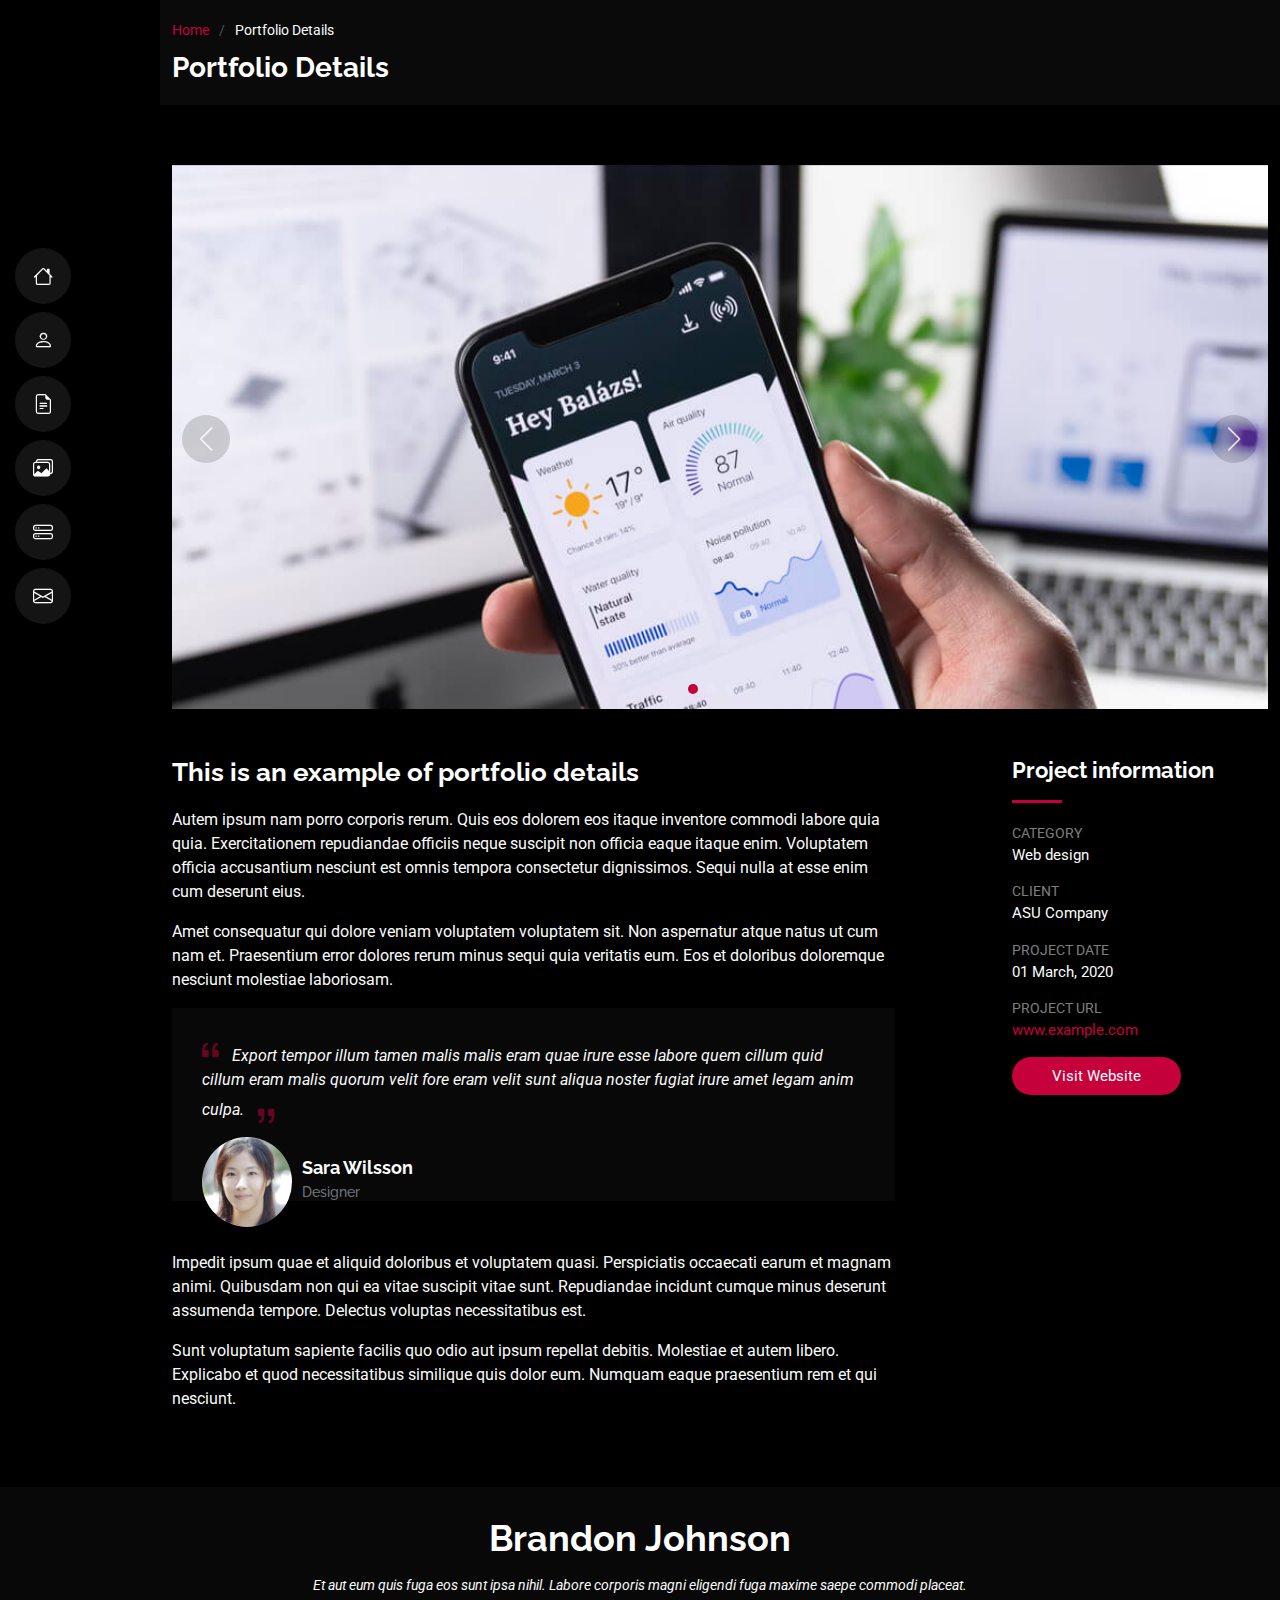
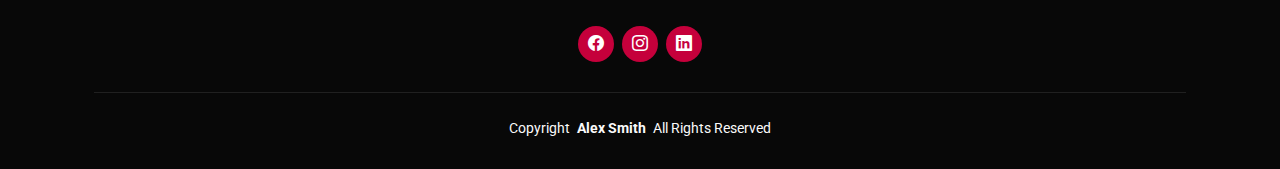
<file: portfolio-details.html>
<!DOCTYPE html>
<html lang="en">

<head>
  <meta charset="utf-8">
  <meta content="width=device-width, initial-scale=1.0" name="viewport">
  <title>Portfolio Details - MyResume Bootstrap Template</title>
  <meta content="" name="description">
  <meta content="" name="keywords">

  <!-- Favicons -->
  <link href="assets/img/favicon.png" rel="icon">
  <link href="assets/img/apple-touch-icon.png" rel="apple-touch-icon">

  <!-- Fonts -->
  <link href="https://fonts.googleapis.com" rel="preconnect">
  <link href="https://fonts.gstatic.com" rel="preconnect" crossorigin>
  <link href="https://fonts.googleapis.com/css2?family=Roboto:ital,wght@0,100;0,300;0,400;0,500;0,700;0,900;1,100;1,300;1,400;1,500;1,700;1,900&family=Poppins:ital,wght@0,100;0,200;0,300;0,400;0,500;0,600;0,700;0,800;0,900;1,100;1,200;1,300;1,400;1,500;1,600;1,700;1,800;1,900&family=Raleway:ital,wght@0,100;0,200;0,300;0,400;0,500;0,600;0,700;0,800;0,900;1,100;1,200;1,300;1,400;1,500;1,600;1,700;1,800;1,900&display=swap" rel="stylesheet">

  <!-- Vendor CSS Files -->
  <link href="assets/vendor/bootstrap/css/bootstrap.min.css" rel="stylesheet">
  <link href="assets/vendor/bootstrap-icons/bootstrap-icons.css" rel="stylesheet">
  <link href="assets/vendor/aos/aos.css" rel="stylesheet">
  <link href="assets/vendor/glightbox/css/glightbox.min.css" rel="stylesheet">
  <link href="assets/vendor/swiper/swiper-bundle.min.css" rel="stylesheet">

  <!-- Main CSS File -->
  <link href="assets/css/main.css" rel="stylesheet">

  <!-- =======================================================
  * Template Name: MyResume
  * Template URL: https://bootstrapmade.com/free-html-bootstrap-template-my-resume/
  * Updated: Jun 29 2024 with Bootstrap v5.3.3
  * Author: BootstrapMade.com
  * License: https://bootstrapmade.com/license/
  ======================================================== -->
</head>

<body class="portfolio-details-page">

  <header id="header" class="header d-flex flex-column justify-content-center">

    <i class="header-toggle d-xl-none bi bi-list"></i>

    <nav id="navmenu" class="navmenu">
      <ul>
        <li><a href="#hero"><i class="bi bi-house navicon"></i><span>Home</span></a></li>
        <li><a href="#about"><i class="bi bi-person navicon"></i><span>About</span></a></li>
        <li><a href="#resume"><i class="bi bi-file-earmark-text navicon"></i><span>Resume</span></a></li>
        <li><a href="#portfolio"><i class="bi bi-images navicon"></i><span>Portfolio</span></a></li>
        <li><a href="#services"><i class="bi bi-hdd-stack navicon"></i><span>Services</span></a></li>
        <li><a href="#contact"><i class="bi bi-envelope navicon"></i><span>Contact</span></a></li>
      </ul>
    </nav>

  </header>

  <main class="main">

    <!-- Page Title -->
    <div class="page-title" data-aos="fade">
      <div class="container">
        <nav class="breadcrumbs">
          <ol>
            <li><a href="index.html">Home</a></li>
            <li class="current">Portfolio Details</li>
          </ol>
        </nav>
        <h1>Portfolio Details</h1>
      </div>
    </div><!-- End Page Title -->

    <!-- Portfolio Details Section -->
    <section id="portfolio-details" class="portfolio-details section">

      <div class="container" data-aos="fade-up">

        <div class="portfolio-details-slider swiper init-swiper">
          <script type="application/json" class="swiper-config">
            {
              "loop": true,
              "speed": 600,
              "autoplay": {
                "delay": 5000
              },
              "slidesPerView": "auto",
              "navigation": {
                "nextEl": ".swiper-button-next",
                "prevEl": ".swiper-button-prev"
              },
              "pagination": {
                "el": ".swiper-pagination",
                "type": "bullets",
                "clickable": true
              }
            }
          </script>
          <div class="swiper-wrapper align-items-center">

            <div class="swiper-slide">
              <img src="assets/img/portfolio/app-1.jpg" alt="">
            </div>

            <div class="swiper-slide">
              <img src="assets/img/portfolio/product-1.jpg" alt="">
            </div>

            <div class="swiper-slide">
              <img src="assets/img/portfolio/branding-1.jpg" alt="">
            </div>

            <div class="swiper-slide">
              <img src="assets/img/portfolio/books-1.jpg" alt="">
            </div>

          </div>
          <div class="swiper-button-prev"></div>
          <div class="swiper-button-next"></div>
          <div class="swiper-pagination"></div>
        </div>

        <div class="row justify-content-between gy-4 mt-4">

          <div class="col-lg-8" data-aos="fade-up">
            <div class="portfolio-description">
              <h2>This is an example of portfolio details</h2>
              <p>
                Autem ipsum nam porro corporis rerum. Quis eos dolorem eos itaque inventore commodi labore quia quia. Exercitationem repudiandae officiis neque suscipit non officia eaque itaque enim. Voluptatem officia accusantium nesciunt est omnis tempora consectetur dignissimos. Sequi nulla at esse enim cum deserunt eius.
              </p>
              <p>
                Amet consequatur qui dolore veniam voluptatem voluptatem sit. Non aspernatur atque natus ut cum nam et. Praesentium error dolores rerum minus sequi quia veritatis eum. Eos et doloribus doloremque nesciunt molestiae laboriosam.
              </p>

              <div class="testimonial-item">
                <p>
                  <i class="bi bi-quote quote-icon-left"></i>
                  <span>Export tempor illum tamen malis malis eram quae irure esse labore quem cillum quid cillum eram malis quorum velit fore eram velit sunt aliqua noster fugiat irure amet legam anim culpa.</span>
                  <i class="bi bi-quote quote-icon-right"></i>
                </p>
                <div>
                  <img src="assets/img/testimonials/testimonials-2.jpg" class="testimonial-img" alt="">
                  <h3>Sara Wilsson</h3>
                  <h4>Designer</h4>
                </div>
              </div>

              <p>
                Impedit ipsum quae et aliquid doloribus et voluptatem quasi. Perspiciatis occaecati earum et magnam animi. Quibusdam non qui ea vitae suscipit vitae sunt. Repudiandae incidunt cumque minus deserunt assumenda tempore. Delectus voluptas necessitatibus est.
              </p>

              <p>
                Sunt voluptatum sapiente facilis quo odio aut ipsum repellat debitis. Molestiae et autem libero. Explicabo et quod necessitatibus similique quis dolor eum. Numquam eaque praesentium rem et qui nesciunt.
              </p>

            </div>
          </div>

          <div class="col-lg-3" data-aos="fade-up" data-aos-delay="100">
            <div class="portfolio-info">
              <h3>Project information</h3>
              <ul>
                <li><strong>Category</strong> Web design</li>
                <li><strong>Client</strong> ASU Company</li>
                <li><strong>Project date</strong> 01 March, 2020</li>
                <li><strong>Project URL</strong> <a href="#">www.example.com</a></li>
                <li><a href="#" class="btn-visit align-self-start">Visit Website</a></li>
              </ul>
            </div>
          </div>

        </div>

      </div>

    </section><!-- /Portfolio Details Section -->

  </main>

  <footer id="footer" class="footer position-relative light-background">
    <div class="container">
      <h3 class="sitename">Brandon Johnson</h3>
      <p>Et aut eum quis fuga eos sunt ipsa nihil. Labore corporis magni eligendi fuga maxime saepe commodi placeat.</p>
      <div class="social-links d-flex justify-content-center">
        <!-- <a href=""><i class="bi bi-twitter-x"></i></a> -->
        <a href=""><i class="bi bi-facebook"></i></a>
        <a href=""><i class="bi bi-instagram"></i></a>
        <!-- <a href=""><i class="bi bi-skype"></i></a> -->
        <a href=""><i class="bi bi-linkedin"></i></a>
      </div>
      <div class="container">
        <div class="copyright">
          <span>Copyright</span> <strong class="px-1 sitename">Alex Smith</strong> <span>All Rights Reserved</span>
        </div>
       
      </div>
    </div>
  </footer>

  <!-- Scroll Top -->
  <a href="#" id="scroll-top" class="scroll-top d-flex align-items-center justify-content-center"><i class="bi bi-arrow-up-short"></i></a>

  <!-- Preloader -->
  <div id="preloader"></div>

  <!-- Vendor JS Files -->
  <script src="assets/vendor/bootstrap/js/bootstrap.bundle.min.js"></script>
  <script src="assets/vendor/php-email-form/validate.js"></script>
  <script src="assets/vendor/aos/aos.js"></script>
  <script src="assets/vendor/typed.js/typed.umd.js"></script>
  <script src="assets/vendor/purecounter/purecounter_vanilla.js"></script>
  <script src="assets/vendor/waypoints/noframework.waypoints.js"></script>
  <script src="assets/vendor/glightbox/js/glightbox.min.js"></script>
  <script src="assets/vendor/imagesloaded/imagesloaded.pkgd.min.js"></script>
  <script src="assets/vendor/isotope-layout/isotope.pkgd.min.js"></script>
  <script src="assets/vendor/swiper/swiper-bundle.min.js"></script>

  <!-- Main JS File -->
  <script src="assets/js/main.js"></script>

</body>

</html>
</file>
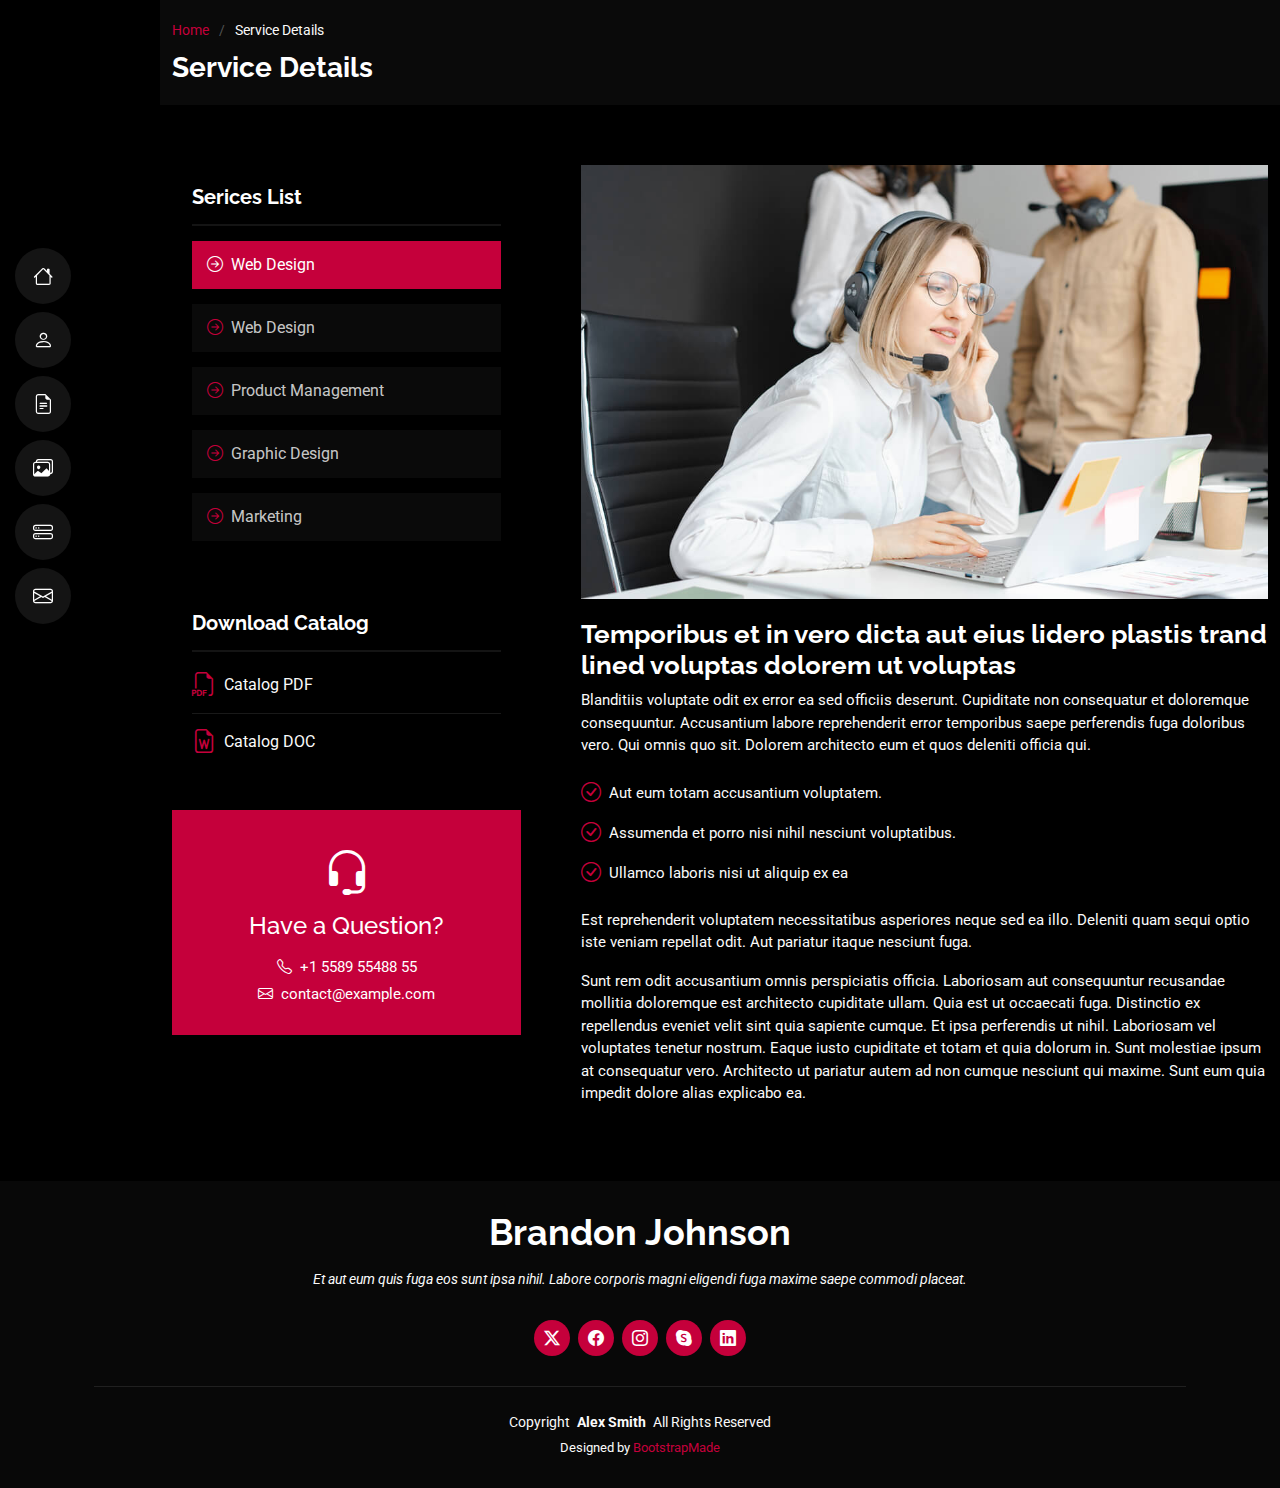
<file: service-details.html>
<!DOCTYPE html>
<html lang="en">

<head>
  <meta charset="utf-8">
  <meta content="width=device-width, initial-scale=1.0" name="viewport">
  <title>Service Details - MyResume Bootstrap Template</title>
  <meta content="" name="description">
  <meta content="" name="keywords">

  <!-- Favicons -->
  <link href="assets/img/favicon.png" rel="icon">
  <link href="assets/img/apple-touch-icon.png" rel="apple-touch-icon">

  <!-- Fonts -->
  <link href="https://fonts.googleapis.com" rel="preconnect">
  <link href="https://fonts.gstatic.com" rel="preconnect" crossorigin>
  <link href="https://fonts.googleapis.com/css2?family=Roboto:ital,wght@0,100;0,300;0,400;0,500;0,700;0,900;1,100;1,300;1,400;1,500;1,700;1,900&family=Poppins:ital,wght@0,100;0,200;0,300;0,400;0,500;0,600;0,700;0,800;0,900;1,100;1,200;1,300;1,400;1,500;1,600;1,700;1,800;1,900&family=Raleway:ital,wght@0,100;0,200;0,300;0,400;0,500;0,600;0,700;0,800;0,900;1,100;1,200;1,300;1,400;1,500;1,600;1,700;1,800;1,900&display=swap" rel="stylesheet">

  <!-- Vendor CSS Files -->
  <link href="assets/vendor/bootstrap/css/bootstrap.min.css" rel="stylesheet">
  <link href="assets/vendor/bootstrap-icons/bootstrap-icons.css" rel="stylesheet">
  <link href="assets/vendor/aos/aos.css" rel="stylesheet">
  <link href="assets/vendor/glightbox/css/glightbox.min.css" rel="stylesheet">
  <link href="assets/vendor/swiper/swiper-bundle.min.css" rel="stylesheet">

  <!-- Main CSS File -->
  <link href="assets/css/main.css" rel="stylesheet">

  <!-- =======================================================
  * Template Name: MyResume
  * Template URL: https://bootstrapmade.com/free-html-bootstrap-template-my-resume/
  * Updated: Jun 29 2024 with Bootstrap v5.3.3
  * Author: BootstrapMade.com
  * License: https://bootstrapmade.com/license/
  ======================================================== -->
</head>

<body class="service-details-page">

  <header id="header" class="header d-flex flex-column justify-content-center">

    <i class="header-toggle d-xl-none bi bi-list"></i>

    <nav id="navmenu" class="navmenu">
      <ul>
        <li><a href="#hero"><i class="bi bi-house navicon"></i><span>Home</span></a></li>
        <li><a href="#about"><i class="bi bi-person navicon"></i><span>About</span></a></li>
        <li><a href="#resume"><i class="bi bi-file-earmark-text navicon"></i><span>Resume</span></a></li>
        <li><a href="#portfolio"><i class="bi bi-images navicon"></i><span>Portfolio</span></a></li>
        <li><a href="#services"><i class="bi bi-hdd-stack navicon"></i><span>Services</span></a></li>
        <li><a href="#contact"><i class="bi bi-envelope navicon"></i><span>Contact</span></a></li>
      </ul>
    </nav>

  </header>

  <main class="main">

    <!-- Page Title -->
    <div class="page-title" data-aos="fade">
      <div class="container">
        <nav class="breadcrumbs">
          <ol>
            <li><a href="index.html">Home</a></li>
            <li class="current">Service Details</li>
          </ol>
        </nav>
        <h1>Service Details</h1>
      </div>
    </div><!-- End Page Title -->

    <!-- Service Details Section -->
    <section id="service-details" class="service-details section">

      <div class="container">

        <div class="row gy-5">

          <div class="col-lg-4" data-aos="fade-up" data-aos-delay="100">

            <div class="service-box">
              <h4>Serices List</h4>
              <div class="services-list">
                <a href="#" class="active"><i class="bi bi-arrow-right-circle"></i><span>Web Design</span></a>
                <a href="#"><i class="bi bi-arrow-right-circle"></i><span>Web Design</span></a>
                <a href="#"><i class="bi bi-arrow-right-circle"></i><span>Product Management</span></a>
                <a href="#"><i class="bi bi-arrow-right-circle"></i><span>Graphic Design</span></a>
                <a href="#"><i class="bi bi-arrow-right-circle"></i><span>Marketing</span></a>
              </div>
            </div><!-- End Services List -->

            <div class="service-box">
              <h4>Download Catalog</h4>
              <div class="download-catalog">
                <a href="#"><i class="bi bi-filetype-pdf"></i><span>Catalog PDF</span></a>
                <a href="#"><i class="bi bi-file-earmark-word"></i><span>Catalog DOC</span></a>
              </div>
            </div><!-- End Services List -->

            <div class="help-box d-flex flex-column justify-content-center align-items-center">
              <i class="bi bi-headset help-icon"></i>
              <h4>Have a Question?</h4>
              <p class="d-flex align-items-center mt-2 mb-0"><i class="bi bi-telephone me-2"></i> <span>+1 5589 55488 55</span></p>
              <p class="d-flex align-items-center mt-1 mb-0"><i class="bi bi-envelope me-2"></i> <a href="mailto:contact@example.com">contact@example.com</a></p>
            </div>

          </div>

          <div class="col-lg-8 ps-lg-5" data-aos="fade-up" data-aos-delay="200">
            <img src="assets/img/services.jpg" alt="" class="img-fluid services-img">
            <h3>Temporibus et in vero dicta aut eius lidero plastis trand lined voluptas dolorem ut voluptas</h3>
            <p>
              Blanditiis voluptate odit ex error ea sed officiis deserunt. Cupiditate non consequatur et doloremque consequuntur. Accusantium labore reprehenderit error temporibus saepe perferendis fuga doloribus vero. Qui omnis quo sit. Dolorem architecto eum et quos deleniti officia qui.
            </p>
            <ul>
              <li><i class="bi bi-check-circle"></i> <span>Aut eum totam accusantium voluptatem.</span></li>
              <li><i class="bi bi-check-circle"></i> <span>Assumenda et porro nisi nihil nesciunt voluptatibus.</span></li>
              <li><i class="bi bi-check-circle"></i> <span>Ullamco laboris nisi ut aliquip ex ea</span></li>
            </ul>
            <p>
              Est reprehenderit voluptatem necessitatibus asperiores neque sed ea illo. Deleniti quam sequi optio iste veniam repellat odit. Aut pariatur itaque nesciunt fuga.
            </p>
            <p>
              Sunt rem odit accusantium omnis perspiciatis officia. Laboriosam aut consequuntur recusandae mollitia doloremque est architecto cupiditate ullam. Quia est ut occaecati fuga. Distinctio ex repellendus eveniet velit sint quia sapiente cumque. Et ipsa perferendis ut nihil. Laboriosam vel voluptates tenetur nostrum. Eaque iusto cupiditate et totam et quia dolorum in. Sunt molestiae ipsum at consequatur vero. Architecto ut pariatur autem ad non cumque nesciunt qui maxime. Sunt eum quia impedit dolore alias explicabo ea.
            </p>
          </div>

        </div>

      </div>

    </section><!-- /Service Details Section -->

  </main>

  <footer id="footer" class="footer position-relative light-background">
    <div class="container">
      <h3 class="sitename">Brandon Johnson</h3>
      <p>Et aut eum quis fuga eos sunt ipsa nihil. Labore corporis magni eligendi fuga maxime saepe commodi placeat.</p>
      <div class="social-links d-flex justify-content-center">
        <a href=""><i class="bi bi-twitter-x"></i></a>
        <a href=""><i class="bi bi-facebook"></i></a>
        <a href=""><i class="bi bi-instagram"></i></a>
        <a href=""><i class="bi bi-skype"></i></a>
        <a href=""><i class="bi bi-linkedin"></i></a>
      </div>
      <div class="container">
        <div class="copyright">
          <span>Copyright</span> <strong class="px-1 sitename">Alex Smith</strong> <span>All Rights Reserved</span>
        </div>
        <div class="credits">
          <!-- All the links in the footer should remain intact. -->
          <!-- You can delete the links only if you've purchased the pro version. -->
          <!-- Licensing information: https://bootstrapmade.com/license/ -->
          <!-- Purchase the pro version with working PHP/AJAX contact form: [buy-url] -->
          Designed by <a href="https://bootstrapmade.com/">BootstrapMade</a>
        </div>
      </div>
    </div>
  </footer>

  <!-- Scroll Top -->
  <a href="#" id="scroll-top" class="scroll-top d-flex align-items-center justify-content-center"><i class="bi bi-arrow-up-short"></i></a>

  <!-- Preloader -->
  <div id="preloader"></div>

  <!-- Vendor JS Files -->
  <script src="assets/vendor/bootstrap/js/bootstrap.bundle.min.js"></script>
  <script src="assets/vendor/php-email-form/validate.js"></script>
  <script src="assets/vendor/aos/aos.js"></script>
  <script src="assets/vendor/typed.js/typed.umd.js"></script>
  <script src="assets/vendor/purecounter/purecounter_vanilla.js"></script>
  <script src="assets/vendor/waypoints/noframework.waypoints.js"></script>
  <script src="assets/vendor/glightbox/js/glightbox.min.js"></script>
  <script src="assets/vendor/imagesloaded/imagesloaded.pkgd.min.js"></script>
  <script src="assets/vendor/isotope-layout/isotope.pkgd.min.js"></script>
  <script src="assets/vendor/swiper/swiper-bundle.min.js"></script>

  <!-- Main JS File -->
  <script src="assets/js/main.js"></script>

</body>

</html>
</file>
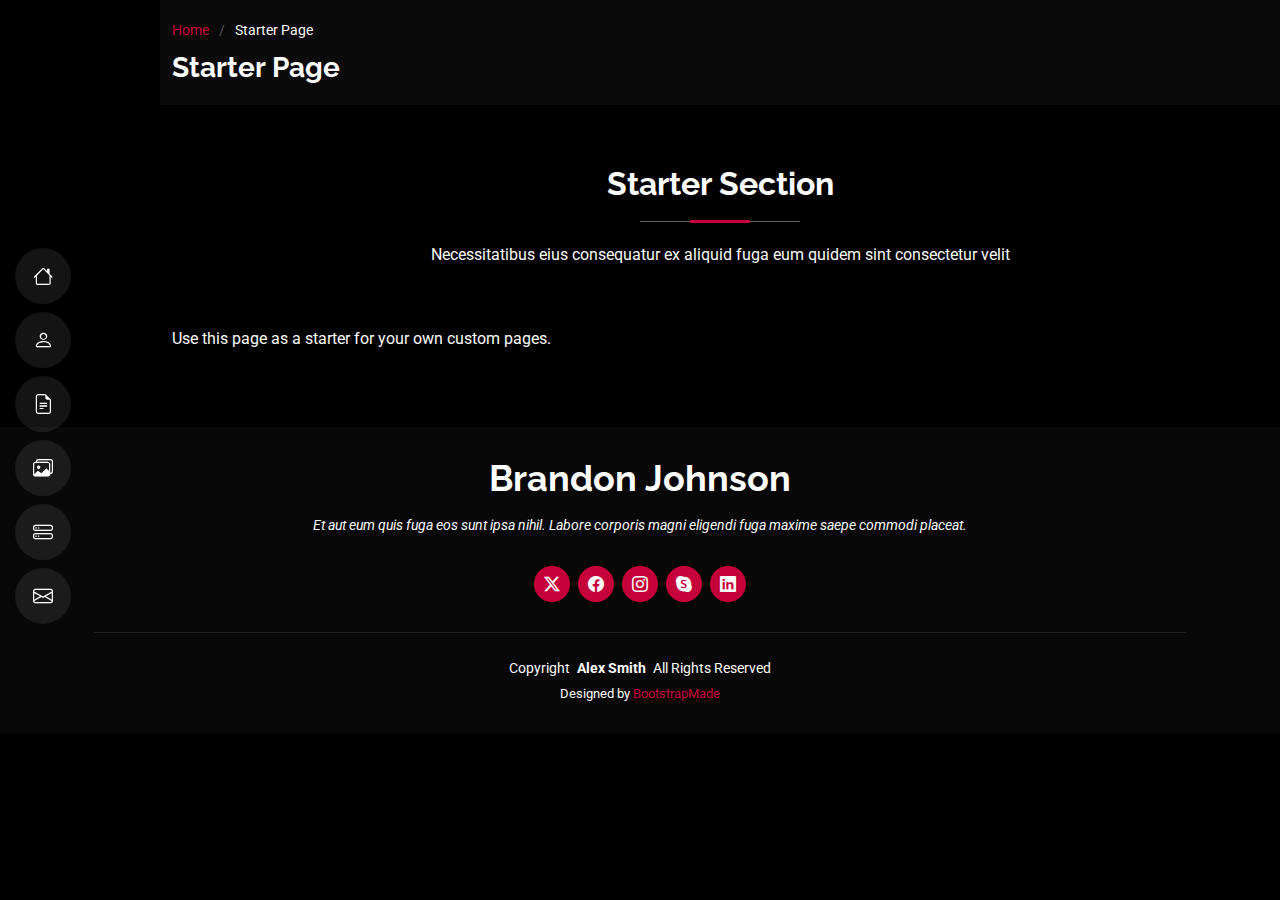
<file: starter-page.html>
<!DOCTYPE html>
<html lang="en">

<head>
  <meta charset="utf-8">
  <meta content="width=device-width, initial-scale=1.0" name="viewport">
  <title>Starter Page - MyResume Bootstrap Template</title>
  <meta content="" name="description">
  <meta content="" name="keywords">

  <!-- Favicons -->
  <link href="assets/img/favicon.png" rel="icon">
  <link href="assets/img/apple-touch-icon.png" rel="apple-touch-icon">

  <!-- Fonts -->
  <link href="https://fonts.googleapis.com" rel="preconnect">
  <link href="https://fonts.gstatic.com" rel="preconnect" crossorigin>
  <link href="https://fonts.googleapis.com/css2?family=Roboto:ital,wght@0,100;0,300;0,400;0,500;0,700;0,900;1,100;1,300;1,400;1,500;1,700;1,900&family=Poppins:ital,wght@0,100;0,200;0,300;0,400;0,500;0,600;0,700;0,800;0,900;1,100;1,200;1,300;1,400;1,500;1,600;1,700;1,800;1,900&family=Raleway:ital,wght@0,100;0,200;0,300;0,400;0,500;0,600;0,700;0,800;0,900;1,100;1,200;1,300;1,400;1,500;1,600;1,700;1,800;1,900&display=swap" rel="stylesheet">

  <!-- Vendor CSS Files -->
  <link href="assets/vendor/bootstrap/css/bootstrap.min.css" rel="stylesheet">
  <link href="assets/vendor/bootstrap-icons/bootstrap-icons.css" rel="stylesheet">
  <link href="assets/vendor/aos/aos.css" rel="stylesheet">
  <link href="assets/vendor/glightbox/css/glightbox.min.css" rel="stylesheet">
  <link href="assets/vendor/swiper/swiper-bundle.min.css" rel="stylesheet">

  <!-- Main CSS File -->
  <link href="assets/css/main.css" rel="stylesheet">

  <!-- =======================================================
  * Template Name: MyResume
  * Template URL: https://bootstrapmade.com/free-html-bootstrap-template-my-resume/
  * Updated: Jun 29 2024 with Bootstrap v5.3.3
  * Author: BootstrapMade.com
  * License: https://bootstrapmade.com/license/
  ======================================================== -->
</head>

<body class="starter-page-page">

  <header id="header" class="header d-flex flex-column justify-content-center">

    <i class="header-toggle d-xl-none bi bi-list"></i>

    <nav id="navmenu" class="navmenu">
      <ul>
        <li><a href="#hero"><i class="bi bi-house navicon"></i><span>Home</span></a></li>
        <li><a href="#about"><i class="bi bi-person navicon"></i><span>About</span></a></li>
        <li><a href="#resume"><i class="bi bi-file-earmark-text navicon"></i><span>Resume</span></a></li>
        <li><a href="#portfolio"><i class="bi bi-images navicon"></i><span>Portfolio</span></a></li>
        <li><a href="#services"><i class="bi bi-hdd-stack navicon"></i><span>Services</span></a></li>
        <li><a href="#contact"><i class="bi bi-envelope navicon"></i><span>Contact</span></a></li>
      </ul>
    </nav>

  </header>

  <main class="main">

    <!-- Page Title -->
    <div class="page-title" data-aos="fade">
      <div class="container">
        <nav class="breadcrumbs">
          <ol>
            <li><a href="index.html">Home</a></li>
            <li class="current">Starter Page</li>
          </ol>
        </nav>
        <h1>Starter Page</h1>
      </div>
    </div><!-- End Page Title -->

    <!-- Starter Section Section -->
    <section id="starter-section" class="starter-section section">

      <!-- Section Title -->
      <div class="container section-title" data-aos="fade-up">
        <h2>Starter Section</h2>
        <p>Necessitatibus eius consequatur ex aliquid fuga eum quidem sint consectetur velit</p>
      </div><!-- End Section Title -->

      <div class="container" data-aos="fade-up">
        <p>Use this page as a starter for your own custom pages.</p>
      </div>

    </section><!-- /Starter Section Section -->

  </main>

  <footer id="footer" class="footer position-relative light-background">
    <div class="container">
      <h3 class="sitename">Brandon Johnson</h3>
      <p>Et aut eum quis fuga eos sunt ipsa nihil. Labore corporis magni eligendi fuga maxime saepe commodi placeat.</p>
      <div class="social-links d-flex justify-content-center">
        <a href=""><i class="bi bi-twitter-x"></i></a>
        <a href=""><i class="bi bi-facebook"></i></a>
        <a href=""><i class="bi bi-instagram"></i></a>
        <a href=""><i class="bi bi-skype"></i></a>
        <a href=""><i class="bi bi-linkedin"></i></a>
      </div>
      <div class="container">
        <div class="copyright">
          <span>Copyright</span> <strong class="px-1 sitename">Alex Smith</strong> <span>All Rights Reserved</span>
        </div>
        <div class="credits">
          <!-- All the links in the footer should remain intact. -->
          <!-- You can delete the links only if you've purchased the pro version. -->
          <!-- Licensing information: https://bootstrapmade.com/license/ -->
          <!-- Purchase the pro version with working PHP/AJAX contact form: [buy-url] -->
          Designed by <a href="https://bootstrapmade.com/">BootstrapMade</a>
        </div>
      </div>
    </div>
  </footer>

  <!-- Scroll Top -->
  <a href="#" id="scroll-top" class="scroll-top d-flex align-items-center justify-content-center"><i class="bi bi-arrow-up-short"></i></a>

  <!-- Preloader -->
  <div id="preloader"></div>

  <!-- Vendor JS Files -->
  <script src="assets/vendor/bootstrap/js/bootstrap.bundle.min.js"></script>
  <script src="assets/vendor/php-email-form/validate.js"></script>
  <script src="assets/vendor/aos/aos.js"></script>
  <script src="assets/vendor/typed.js/typed.umd.js"></script>
  <script src="assets/vendor/purecounter/purecounter_vanilla.js"></script>
  <script src="assets/vendor/waypoints/noframework.waypoints.js"></script>
  <script src="assets/vendor/glightbox/js/glightbox.min.js"></script>
  <script src="assets/vendor/imagesloaded/imagesloaded.pkgd.min.js"></script>
  <script src="assets/vendor/isotope-layout/isotope.pkgd.min.js"></script>
  <script src="assets/vendor/swiper/swiper-bundle.min.js"></script>

  <!-- Main JS File -->
  <script src="assets/js/main.js"></script>

</body>

</html>
</file>
<file: assets/css/main.css>
@import url('https://fonts.googleapis.com/css2?family=Rubik+Dirt&display=swap');
@import url('https://fonts.googleapis.com/css2?family=Black+Ops+One&display=swap');
@import url('https://fonts.googleapis.com/css2?family=Press+Start+2P&display=swap');
@import url('https://fonts.googleapis.com/css2?family=Rubik+80s+Fade&display=swap');

:root {
  --default-font: "Roboto",  system-ui, -apple-system, "Segoe UI", Roboto, "Helvetica Neue", Arial, "Noto Sans", "Liberation Sans", sans-serif, "Apple Color Emoji", "Segoe UI Emoji", "Segoe UI Symbol", "Noto Color Emoji";
  --heading-font: "Raleway",  sans-serif;
  --nav-font: "Poppins",  sans-serif;
  --ff-rubik-dirt: "Rubik Dirt", cursive;
  --ff-black-ops-one: "Black Ops One", cursive;
  --ff-press-start-2p: "Press Start 2P", cursive;
  --ff-rubik-80s-fade: "Rubik 80s Fade", cursive;
}

:root { 
  --default-color: #fafafa; 
  --heading-color: #ffffff; 
  --accent-color: rgb(197, 0, 59);
  --surface-color: #ffffff; 
  --contrast-color: #ffffff;
}

:root {
  --nav-color: #ffffff;
  --nav-hover-color: linear-gradient(rgb(175, 1, 1),rgb(134, 1, 52));
  --nav-mobile-background-color: #ffffff; 
  --nav-dropdown-background-color: #ffffff;
  --nav-dropdown-color: #353a0c; 
  --nav-dropdown-hover-color: linear-gradient(yellow,rgb(167, 123, 2)); 
}

.light-background {
  --background-color: #080808;
  --surface-color: #ffffff;
}

.dark-background {
  --background-color: #060606;
  --default-color: #0a0909;
  --heading-color: #ffffff;
  --surface-color: #252525;
  --contrast-color: #ffffff;
}

:root {
  scroll-behavior: smooth;
}

body {
  color: var(--default-color);
  background-color: black;
  font-family: var(--default-font);
  overflow-x: hidden;
  
}

a {
  color: var(--accent-color);
  text-decoration: none;
  transition: 0.3s;
}

a:hover {
  color: color-mix(in srgb, var(--accent-color), transparent 25%);
  text-decoration: none;
}

h1,
h2,
h3,
h4,
h5,
h6 {
  color: var(--heading-color);
  font-family: var(--heading-font);
}

.email-form .error-message {
  display: none;
  background: #008f18;
  color: #ffffff;
  text-align: left;
  padding: 15px;
  margin-bottom: 24px;
  font-weight: 600;
}

.email-form .sent-message {
  display: none;
  color: #ffffff;
  background: #059652;
  text-align: center;
  padding: 15px;
  margin-bottom: 24px;
  font-weight: 600;
}

.email-form .loading {
  display: none;
  background: var(--surface-color);
  text-align: center;
  padding: 15px;
  margin-bottom: 24px;
}

.email-form .loading:before {
  content: "";
  display: inline-block;
  border-radius: 50%;
  width: 24px;
  height: 24px;
  margin: 0 10px -6px 0;
  border: 3px solid var(--accent-color);
  border-top-color: var(--surface-color);
  animation: email-form-loading 1s linear 1s;
}

@keyframes email-form-loading {
  0% {
    transform: rotate(0deg);
  }

  100% {
    transform: rotate(360deg);
  }
}
.header {
  color: var(--default-color);
  position: fixed;
  top: 0;
  left: 0;
  bottom: 0;
  padding: 0 15px;
  transition: all ease-in-out 0.3s;
  overflow-y: auto;
  z-index: 997;
  min-width: 200px;
}

@media (max-width: 1199px) {
  .header {
    background-color: var(--background-color);
    border-right: 1px solid color-mix(in srgb, var(--default-color), transparent 90%);
    width: 300px;
    left: -100%;
  }
}

@media (min-width: 1200px) and (max-width: 1600px) {
  .header~main {
    margin-left: 160px;
  }

  .header~main .hero {
    margin-left: -160px;
    width: 100vw;
  }
}

.header.header-show {
  left: 0;
}

.header .header-toggle {
  color: var(--contrast-color);
  background-color: var(--accent-color);
  font-size: 22px;
  display: flex;
  align-items: center;
  justify-content: center;
  width: 40px;
  height: 40px;
  border-radius: 50%;
  cursor: pointer;
  position: fixed;
  top: 15px;
  right: 15px;
  z-index: 9999;
  transition: background-color 0.3s;
}

.header .header-toggle:hover {
  color: var(--contrast-color);
  background-color: color-mix(in srgb, var(--accent-color) 90%, white 15%);
}
.navmenu {
  padding: 0;
  z-index: 9997;
}

.navmenu ul {
  list-style: none;
  padding: 0 0 20px 0;
  margin: 0;
  width: 140px;
}

.navmenu a,
.navmenu a:focus {
  color: var(--nav-color);
  font-family: var(--nav-font);
  display: flex;
  align-items: center;
  padding: 10px 18px;
  margin-bottom: 8px;
  font-size: 15px;
  border-radius: 50px;
  background: color-mix(in srgb, var(--default-color), transparent 92%);
  height: 56px;
  /* width: 100%; */
  overflow: hidden;
  transition: 0.3s;
}

.navmenu a i,
.navmenu a:focus i {
  font-size: 20px;
}


@media (min-width: 992px) {

  .navmenu a,
  .navmenu a:focus {
    max-width: 56px;
  }

  .navmenu a span,
  .navmenu a:focus span {
    display: none;
  }
}

.navmenu a:hover,
.navmenu .active,
.navmenu .active:focus,
.navmenu li:hover>a {
  color: var(--contrast-color);
  background: var(--nav-hover-color);
}

.navmenu a:hover,
.navmenu li:hover>a {
  /* max-width: 100%; */
  color: var(--contrast-color);
}

.navmenu a:hover span,
.navmenu li:hover>a span {
  display: block;
}

/*--------------------------------------------------------------
# Global Footer
--------------------------------------------------------------*/
.footer {
  color: var(--default-color);
  background-color: var(--background-color);
  font-size: 14px;
  text-align: center;
  padding: 30px 0;
  position: relative;
}

.footer h3 {
  font-size: 36px;
  font-weight: 700;
  position: relative;
  padding: 0;
  margin: 0 0 15px 0;
}

.footer p {
  font-size: 15;
  font-style: italic;
  padding: 0;
  margin: 0 0 30px 0;
}

.footer .social-links {
  margin: 0 0 30px 0;
}

.footer .social-links a {
  font-size: 16px;
  display: flex;
  align-items: center;
  justify-content: center;
  background: var(--accent-color);
  color: var(--contrast-color);
  line-height: 1;
  margin: 0 4px;
  border-radius: 50%;
  text-align: center;
  width: 36px;
  height: 36px;
  transition: 0.3s;
}

.footer .social-links a:hover {
  background: color-mix(in srgb, var(--accent-color), transparent 20%);
  text-decoration: none;
}

.footer .copyright {
  padding-top: 25px;
  border-top: 1px solid color-mix(in srgb, var(--default-color), transparent 90%);
}

.footer .credits {
  font-size: 13px;
  padding-top: 5px;
}

/*--------------------------------------------------------------
# Preloader
--------------------------------------------------------------*/
#preloader {
  position: fixed;
  inset: 0;
  z-index: 999999;
  overflow: hidden;
  background: var(--background-color);
  transition: all 0.6s ease-out;
}

#preloader:before {
  content: "";
  position: fixed;
  top: calc(50% - 30px);
  left: calc(50% - 30px);
  border: 6px solid #ffffff;
  border-color: var(--accent-color) transparent var(--accent-color) transparent;
  border-radius: 50%;
  width: 60px;
  height: 60px;
  animation: animate-preloader 1.5s linear infinite;
}

@keyframes animate-preloader {
  0% {
    transform: rotate(0deg);
  }

  100% {
    transform: rotate(360deg);
  }
}

/*--------------------------------------------------------------
# Scroll Top Button
--------------------------------------------------------------*/
.scroll-top {
  position: fixed;
  visibility: hidden;
  opacity: 0;
  right: 15px;
  bottom: -15px;
  z-index: 99999;
  background-color: var(--accent-color);
  width: 44px;
  height: 44px;
  border-radius: 50px;
  transition: all 0.4s;
}

.scroll-top i {
  font-size: 24px;
  color: var(--contrast-color);
  line-height: 0;
}

.scroll-top:hover {
  background-color: color-mix(in srgb, var(--accent-color), transparent 20%);
  color: var(--contrast-color);
}

.scroll-top.active {
  visibility: visible;
  opacity: 1;
  bottom: 15px;
}

/*--------------------------------------------------------------
# Disable aos animation delay on mobile devices
--------------------------------------------------------------*/
@media screen and (max-width: 768px) {
  [data-aos-delay] {
    transition-delay: 0 !important;
  }
}

/*--------------------------------------------------------------
# Global Page Titles & Breadcrumbs
--------------------------------------------------------------*/
.page-title {
  --background-color: color-mix(in srgb, var(--default-color), transparent 96%);
  color: var(--default-color);
  background-color: var(--background-color);
  padding: 20px 0;
  position: relative;
}

.page-title h1 {
  font-size: 28px;
  font-weight: 700;
  margin: 0;
}

.page-title .breadcrumbs ol {
  display: flex;
  flex-wrap: wrap;
  list-style: none;
  padding: 0 0 10px 0;
  margin: 0;
  font-size: 14px;
  font-weight: 400;
}

.page-title .breadcrumbs ol li+li {
  padding-left: 10px;
}

.page-title .breadcrumbs ol li+li::before {
  content: "/";
  display: inline-block;
  padding-right: 10px;
  color: color-mix(in srgb, var(--default-color), transparent 70%);
}

/*--------------------------------------------------------------
# Global Sections
--------------------------------------------------------------*/
section,
.section {
  color: var(--default-color);
  background-color: var(--background-color);
  padding: 60px 0;
  overflow: clip;
}

/*--------------------------------------------------------------
# Global Section Titles
--------------------------------------------------------------*/
.section-title {
  text-align: center;
  padding-bottom: 60px;
  position: relative;
}

.section-title h2 {
  font-size: 32px;
  font-weight: 700;
  margin-bottom: 20px;
  padding-bottom: 20px;
  position: relative;
}

.section-title h2:before {
  content: "";
  position: absolute;
  display: block;
  width: 160px;
  height: 1px;
  background: color-mix(in srgb, var(--default-color), transparent 60%);
  left: 0;
  right: 0;
  bottom: 1px;
  margin: auto;
}

.section-title h2::after {
  content: "";
  position: absolute;
  display: block;
  width: 60px;
  height: 3px;
  background: var(--accent-color);
  left: 0;
  right: 0;
  bottom: 0;
  margin: auto;
}

.section-title p {
  margin-bottom: 0;
}

/*--------------------------------------------------------------
# Hero Section
--------------------------------------------------------------*/
.hero {
  width: 100%;
  min-height: 100vh;
  position: relative;
  padding: 80px 0;
  display: flex;
  color: white;
  align-items: center;
  justify-content: center;
  /* backdrop-filter: blur(10px); */
}


.hero:before {
  content: "";
  /* background: color-mix(in srgb, var(--background-color), transparent 30%); */
  position: absolute;
  inset: 0;
  z-index: 1;
}

.hero .container {
  position: relative;
  justify-content: space-around;
  z-index: 3;
}

.hero h2 {
  margin: 0;
  font-size: 64px;
  font-weight: 700;
}

.hero p {
  margin: 5px 0 0 0;
  font-size: 26px;
}

.hero p span {
  letter-spacing: 1px;
  border-bottom: 2px solid var(--accent-color);
}

.hero .social-links {
  margin-top: 25px;
}

.hero .social-links a {
  font-size: 20px;
  display: inline-block;
  /* color: color-mix(in srgb, var(--default-color), transparent 30%); */
 color: white;
  line-height: 1;
  margin-right: 20px;
  transition: 0.3s;
}

.hero .social-links a:hover {
  color: var(--accent-color);
}

@media (max-width: 768px) {
  .hero h2 {
    font-size: 32px;
  }

  .hero p {
    font-size: 20px;
  }
}

/*--------------------------------------------------------------
# About Section
--------------------------------------------------------------*/
.about .content h2 {
  font-weight: 700;
  font-size: 24px;
}

.about .content ul {
  list-style: none;
  padding: 0;
}

.about .content ul li {
  margin-bottom: 20px;
  display: flex;
  align-items: center;
}

.about .content ul strong {
  margin-right: 10px;
}

.about .content ul i {
  font-size: 16px;
  margin-right: 5px;
  color: var(--accent-color);
  line-height: 0;
}

/*--------------------------------------------------------------
# Stats Section
--------------------------------------------------------------*/
.stats i {
  background-color: var(--accent-color);
  color: var(--contrast-color);
  width: 54px;
  height: 54px;
  font-size: 24px;
  border-radius: 50px;
  display: inline-flex;
  align-items: center;
  justify-content: center;
  position: relative;
  z-index: 1;
}

.stats .stats-item {
  margin-top: 10px;
  width: 100%;
  position: relative;
  text-align: center;
  z-index: 0;
}

.stats .stats-item span {
  font-size: 36px;
  display: block;
  font-weight: 700;
  color: color-mix(in srgb, var(--default-color), transparent 20%);
}

.stats .stats-item p {
  padding: 0;
  margin: 0;
  color: color-mix(in srgb, var(--default-color), transparent 50%);
  font-size: 16px;
}

/*--------------------------------------------------------------
# Skills Section
--------------------------------------------------------------*/
.skills .progress {
  height: 60px;
  display: block;
  background: none;
  border-radius: 0;
}

.skills .progress .skill {
  color: var(--heading-color);
  padding: 0;
  margin: 0 0 6px 0;
  text-transform: uppercase;
  display: block;
  font-weight: 600;
  font-family: var(--heading-font);
}

.skills .progress .skill .val {
  float: right;
  font-style: normal;
}

.skills .progress-bar-wrap {
  background: color-mix(in srgb, var(--default-color), transparent 90%);
  height: 10px;
}

.skills .progress-bar {
  width: 1px;
  height: 10px;
  transition: 0.9s;
  background-color: var(--accent-color);
}

/*--------------------------------------------------------------
# Resume Section
--------------------------------------------------------------*/
.resume .resume-title {
  color: var(--heading-color);
  font-size: 26px;
  font-weight: 700;
  margin-top: 20px;
  margin-bottom: 20px;
}

.resume .resume-item {
  padding: 0 0 20px 20px;
  margin-top: -2px;
  border-left: 2px solid var(--accent-color);
  position: relative;
}

.resume .resume-item h4 {
  line-height: 18px;
  font-size: 18px;
  font-weight: 600;
  text-transform: uppercase;
  color: color-mix(in srgb, var(--default-color), transparent 20%);
  margin-bottom: 10px;
}

.resume .resume-item h5 {
  font-size: 16px;
  padding: 5px 15px;
  display: inline-block;
  font-weight: 600;
  margin-bottom: 10px;
}

.resume .resume-item ul {
  padding-left: 20px;
}

.resume .resume-item ul li {
  padding-bottom: 10px;
}

.resume .resume-item:last-child {
  padding-bottom: 0;
}

.resume .resume-item::before {
  content: "";
  position: absolute;
  width: 16px;
  height: 16px;
  border-radius: 50px;
  left: -9px;
  top: 0;
  background: var(--background-color);
  border: 2px solid var(--accent-color);
}

/*--------------------------------------------------------------
# Portfolio Section
--------------------------------------------------------------*/
.portfolio .portfolio-filters {
  padding: 0;
  margin: 0 auto 20px auto;
  list-style: none;
  text-align: center;
}

.portfolio .portfolio-filters li {
  cursor: pointer;
  display: inline-block;
  padding: 8px 20px 10px 20px;
  margin: 0;
  font-size: 15px;
  font-weight: 500;
  line-height: 1;
  margin-bottom: 5px;
  border-radius: 50px;
  transition: all 0.3s ease-in-out;
  font-family: var(--heading-font);
}

.portfolio .portfolio-filters li:hover,
.portfolio .portfolio-filters li.filter-active {
  color: var(--contrast-color);
  background-color: var(--accent-color);
}

.portfolio .portfolio-filters li:first-child {
  margin-left: 0;
}

.portfolio .portfolio-filters li:last-child {
  margin-right: 0;
}

@media (max-width: 575px) {
  .portfolio .portfolio-filters li {
    font-size: 14px;
    margin: 0 0 10px 0;
  }
}

.portfolio .portfolio-item {
  position: relative;
  overflow: hidden;
}

.portfolio .portfolio-item .portfolio-info {
  opacity: 0;
  position: absolute;
  left: 12px;
  right: 12px;
  bottom: -100%;
  z-index: 3;
  transition: all ease-in-out 0.5s;
  background: color-mix(in srgb, var(--background-color), transparent 10%);
  padding: 15px;
}

.portfolio .portfolio-item .portfolio-info h4 {
  font-size: 18px;
  font-weight: 600;
  padding-right: 50px;
}

.portfolio .portfolio-item .portfolio-info p {
  color: color-mix(in srgb, var(--default-color), transparent 30%);
  font-size: 14px;
  margin-bottom: 0;
  padding-right: 50px;
}

.portfolio .portfolio-item .portfolio-info .preview-link,
.portfolio .portfolio-item .portfolio-info .details-link {
  position: absolute;
  right: 50px;
  font-size: 24px;
  top: calc(50% - 14px);
  color: color-mix(in srgb, var(--default-color), transparent 30%);
  transition: 0.3s;
  line-height: 0;
}

.portfolio .portfolio-item .portfolio-info .preview-link:hover,
.portfolio .portfolio-item .portfolio-info .details-link:hover {
  color: var(--accent-color);
}

.portfolio .portfolio-item .portfolio-info .details-link {
  right: 14px;
  font-size: 28px;
}

.portfolio .portfolio-item:hover .portfolio-info {
  opacity: 1;
  bottom: 0;
}

/*--------------------------------------------------------------
# Services Section
--------------------------------------------------------------*/
.services .service-item {
  background-color: var(--surface-color);
  box-shadow: 0px 5px 90px 0px rgba(0, 0, 0, 0.1);
  height: 100%;
  padding: 60px 30px;
  text-align: center;
  transition: 0.3s;
  border-radius: 5px;
}

.services .service-item .icon {
  margin: 0 auto;
  width: 100px;
  height: 100px;
  display: flex;
  align-items: center;
  justify-content: center;
  transition: ease-in-out 0.3s;
  position: relative;
}

.services .service-item .icon i {
  font-size: 36px;
  transition: 0.5s;
  position: relative;
}

.services .service-item .icon svg {
  position: absolute;
  top: 0;
  left: 0;
}

.services .service-item .icon svg path {
  transition: 0.5s;
  fill: color-mix(in srgb, var(--default-color), transparent 95%);
}

.services .service-item h3 {
  font-weight: 700;
  margin: 10px 0 15px 0;
  font-size: 22px;
}

.services .service-item p {
  line-height: 24px;
  font-size: 14px;
  margin-bottom: 0;
}

.services .service-item:hover {
  box-shadow: 0px 5px 35px 0px rgba(0, 0, 0, 0.1);
}

.services .service-item.item-cyan i {
  color: #0dcaf0;
}

.services .service-item.item-cyan:hover .icon i {
  color: #fff;
}

.services .service-item.item-cyan:hover .icon path {
  fill: #0dcaf0;
}

.services .service-item.item-orange i {
  color: #fd7e14;
}

.services .service-item.item-orange:hover .icon i {
  color: #fff;
}

.services .service-item.item-orange:hover .icon path {
  fill: #fd7e14;
}

.services .service-item.item-teal i {
  color: #20c997;
}

.services .service-item.item-teal:hover .icon i {
  color: #fff;
}

.services .service-item.item-teal:hover .icon path {
  fill: #20c997;
}

.services .service-item.item-red i {
  color: #df1529;
}

.services .service-item.item-red:hover .icon i {
  color: #fff;
}

.services .service-item.item-red:hover .icon path {
  fill: #df1529;
}

.services .service-item.item-indigo i {
  color: #6610f2;
}

.services .service-item.item-indigo:hover .icon i {
  color: #fff;
}

.services .service-item.item-indigo:hover .icon path {
  fill: #6610f2;
}

.services .service-item.item-pink i {
  color: #f3268c;
}

.services .service-item.item-pink:hover .icon i {
  color: #fff;
}

.services .service-item.item-pink:hover .icon path {
  fill: #f3268c;
}

/*--------------------------------------------------------------
# Testimonials Section
--------------------------------------------------------------*/
.testimonials .testimonials-carousel,
.testimonials .testimonials-slider {
  overflow: hidden;
}

.testimonials .testimonial-item .testimonial-content {
  border-left: 3px solid var(--accent-color);
  padding-left: 30px;
}

.testimonials .testimonial-item .testimonial-img {
  /* border-radius: 50%; */
  /* width: 100%; */
  /* height: 100%; */
  border: 4px solid var(--background-color);
  margin: 0 auto;
}

/*--------------------------------------------------------------
# Contact Section
--------------------------------------------------------------*/
.contact .info-item+.info-item {
  margin-top: 40px;
}

.contact .info-item i {
  color: var(--accent-color);
  background: color-mix(in srgb, var(--accent-color), transparent 92%);
  font-size: 20px;
  width: 44px;
  height: 44px;
  display: flex;
  justify-content: center;
  align-items: center;
  border-radius: 50px;
  transition: all 0.3s ease-in-out;
  margin-right: 15px;
}

.contact .info-item h3 {
  padding: 0;
  font-size: 18px;
  font-weight: 700;
  margin-bottom: 5px;
}

.contact .info-item p {
  padding: 0;
  margin-bottom: 0;
  font-size: 14px;
}

.contact .info-item:hover i {
  background: var(--accent-color);
  color: var(--contrast-color);
}

.contact .email-form {
  height: 100%;
}

.contact .email-form input[type=text],
.contact .email-form input[type=email],
.contact .email-form textarea {
  font-size: 14px;
  padding: 10px 15px;
  box-shadow: none;
  border-radius: 0;
  color: var(--default-color);
  background-color: color-mix(in srgb, var(--background-color), transparent 50%);
  border-color: color-mix(in srgb, var(--default-color), transparent 80%);
}

.contact .email-form input[type=text]:focus,
.contact .email-form input[type=email]:focus,
.contact .email-form textarea:focus {
  border-color: var(--accent-color);
}

.contact .email-form input[type=text]::placeholder,
.contact .email-form input[type=email]::placeholder,
.contact .email-form textarea::placeholder {
  color: color-mix(in srgb, var(--default-color), transparent 70%);
}

.contact .email-form button[type=submit] {
  color: var(--contrast-color);
  background: var(--accent-color);
  border: 0;
  padding: 10px 30px;
  transition: 0.4s;
  border-radius: 50px;
}

.contact .email-form button[type=submit]:hover {
  background: color-mix(in srgb, var(--accent-color), transparent 25%);
}

/*--------------------------------------------------------------
# Portfolio Details Section
--------------------------------------------------------------*/
.portfolio-details .portfolio-details-slider img {
  width: 100%;
}

.portfolio-details .swiper-wrapper {
  height: 500px;
}

.portfolio-details .swiper-button-prev,
.portfolio-details .swiper-button-next {
  width: 48px;
  height: 48px;
}

.portfolio-details .swiper-button-prev:after,
.portfolio-details .swiper-button-next:after {
  color: rgba(255, 255, 255, 0.8);
  background-color: rgba(0, 0, 0, 0.15);
  font-size: 24px;
  border-radius: 50%;
  width: 48px;
  height: 48px;
  display: flex;
  align-items: center;
  justify-content: center;
  transition: 0.3s;
}

.portfolio-details .swiper-button-prev:hover:after,
.portfolio-details .swiper-button-next:hover:after {
  background-color: rgba(0, 0, 0, 0.3);
}

@media (max-width: 575px) {

  .portfolio-details .swiper-button-prev,
  .portfolio-details .swiper-button-next {
    display: none;
  }
}

.portfolio-details .swiper-pagination {
  margin-top: 20px;
  position: relative;
}

.portfolio-details .swiper-pagination .swiper-pagination-bullet {
  width: 10px;
  height: 10px;
  background-color: color-mix(in srgb, var(--default-color), transparent 85%);
  opacity: 1;
}

.portfolio-details .swiper-pagination .swiper-pagination-bullet-active {
  background-color: var(--accent-color);
}

.portfolio-details .portfolio-info h3 {
  font-size: 22px;
  font-weight: 700;
  margin-bottom: 20px;
  padding-bottom: 20px;
  position: relative;
}

.portfolio-details .portfolio-info h3:after {
  content: "";
  position: absolute;
  display: block;
  width: 50px;
  height: 3px;
  background: var(--accent-color);
  left: 0;
  bottom: 0;
}

.portfolio-details .portfolio-info ul {
  list-style: none;
  padding: 0;
  font-size: 15px;
}

.portfolio-details .portfolio-info ul li {
  display: flex;
  flex-direction: column;
  padding-bottom: 15px;
}

.portfolio-details .portfolio-info ul strong {
  text-transform: uppercase;
  font-weight: 400;
  color: color-mix(in srgb, var(--default-color), transparent 50%);
  font-size: 14px;
}

.portfolio-details .portfolio-info .btn-visit {
  padding: 8px 40px;
  background: var(--accent-color);
  color: var(--contrast-color);
  border-radius: 50px;
  transition: 0.3s;
}

.portfolio-details .portfolio-info .btn-visit:hover {
  background: color-mix(in srgb, var(--accent-color), transparent 20%);
}

.portfolio-details .portfolio-description h2 {
  font-size: 26px;
  font-weight: 700;
  margin-bottom: 20px;
}

.portfolio-details .portfolio-description p {
  padding: 0;
}

.portfolio-details .portfolio-description .testimonial-item {
  padding: 30px 30px 0 30px;
  position: relative;
  background: color-mix(in srgb, var(--default-color), transparent 97%);
  margin-bottom: 50px;
}

.portfolio-details .portfolio-description .testimonial-item .testimonial-img {
  width: 90px;
  border-radius: 50px;
  border: 6px solid var(--background-color);
  float: left;
  margin: 0 10px 0 0;
}

.portfolio-details .portfolio-description .testimonial-item h3 {
  font-size: 18px;
  font-weight: bold;
  margin: 15px 0 5px 0;
  padding-top: 20px;
}

.portfolio-details .portfolio-description .testimonial-item h4 {
  font-size: 14px;
  color: #6c757d;
  margin: 0;
}

.portfolio-details .portfolio-description .testimonial-item .quote-icon-left,
.portfolio-details .portfolio-description .testimonial-item .quote-icon-right {
  color: color-mix(in srgb, var(--accent-color), transparent 50%);
  font-size: 26px;
  line-height: 0;
}

.portfolio-details .portfolio-description .testimonial-item .quote-icon-left {
  display: inline-block;
  left: -5px;
  position: relative;
}

.portfolio-details .portfolio-description .testimonial-item .quote-icon-right {
  display: inline-block;
  right: -5px;
  position: relative;
  top: 10px;
  transform: scale(-1, -1);
}

.portfolio-details .portfolio-description .testimonial-item p {
  font-style: italic;
  margin: 0 0 15px 0 0 0;
  padding: 0;
}

/*--------------------------------------------------------------
# Service Details Section
--------------------------------------------------------------*/
.service-details .service-box {
  padding: 20px;
  box-shadow: 0px 2px 20px rgba(0, 0, 0, 0.1);
}

.service-details .service-box+.service-box {
  margin-top: 30px;
}

.service-details .service-box h4 {
  font-size: 20px;
  font-weight: 700;
  border-bottom: 2px solid color-mix(in srgb, var(--default-color), transparent 92%);
  padding-bottom: 15px;
  margin-bottom: 15px;
}

.service-details .services-list a {
  color: color-mix(in srgb, var(--default-color), transparent 20%);
  background-color: color-mix(in srgb, var(--default-color), transparent 96%);
  display: flex;
  align-items: center;
  padding: 12px 15px;
  margin-top: 15px;
  transition: 0.3s;
}

.service-details .services-list a:first-child {
  margin-top: 0;
}

.service-details .services-list a i {
  font-size: 16px;
  margin-right: 8px;
  color: var(--accent-color);
}

.service-details .services-list a.active {
  color: var(--contrast-color);
  background-color: var(--accent-color);
}

.service-details .services-list a.active i {
  color: var(--contrast-color);
}

.service-details .services-list a:hover {
  background-color: color-mix(in srgb, var(--accent-color), transparent 95%);
  color: var(--accent-color);
}

.service-details .download-catalog a {
  color: var(--default-color);
  display: flex;
  align-items: center;
  padding: 10px 0;
  transition: 0.3s;
  border-top: 1px solid color-mix(in srgb, var(--default-color), transparent 90%);
}

.service-details .download-catalog a:first-child {
  border-top: 0;
  padding-top: 0;
}

.service-details .download-catalog a:last-child {
  padding-bottom: 0;
}

.service-details .download-catalog a i {
  font-size: 24px;
  margin-right: 8px;
  color: var(--accent-color);
}

.service-details .download-catalog a:hover {
  color: var(--accent-color);
}

.service-details .help-box {
  background-color: var(--accent-color);
  color: var(--contrast-color);
  margin-top: 30px;
  padding: 30px 15px;
}

.service-details .help-box .help-icon {
  font-size: 48px;
}

.service-details .help-box h4,
.service-details .help-box a {
  color: var(--contrast-color);
}

.service-details .services-img {
  margin-bottom: 20px;
}

.service-details h3 {
  font-size: 26px;
  font-weight: 700;
}

.service-details p {
  font-size: 15px;
}

.service-details ul {
  list-style: none;
  padding: 0;
  font-size: 15px;
}

.service-details ul li {
  padding: 5px 0;
  display: flex;
  align-items: center;
}

.service-details ul i {
  font-size: 20px;
  margin-right: 8px;
  color: var(--accent-color);
}

.cardt {
  position: absolute;
  width: 80%;
  height: 100%;
  left: 5vw;
  right: 0;
  top: 10%;
  /* margin: auto; */
  transition: transform .4s ease;
  cursor: pointer;
}

.cards {
  /* position: relative; */
  width: 50vw;
  height: 100%;
}

.cards label img {
  width: 100%;
  height: 100%;
  /* border-radius: 10px; */
  object-fit: contain;
}

#item-1:checked ~ .cards #col-img-3, #item-2:checked ~ .cards #col-img-1, #item-3:checked ~ .cards #col-img-2 {
  transform: translatex(-40%) scale(.8);
  opacity: .4;
  z-index: 0;
}

#item-1:checked ~ .cards #col-img-2, #item-2:checked ~ .cards #col-img-3, #item-3:checked ~ .cards #col-img-1 {
  transform: translatex(40%) scale(.8);
  opacity: .4;
  z-index: 0;
}

#item-1:checked ~ .cards #col-img-1, #item-2:checked ~ .cards #col-img-2, #item-3:checked ~ .cards #col-img-3 {
  transform: translatex(0) scale(1);
  opacity: 1;
  z-index: 1;
  

}

#item-2:checked ~ .player #test {
  transform: translateY(0);
}

#item-2:checked ~ .player #test  {
  transform: translateY(-40px);
}

#item-3:checked ~ .player #test  {
  transform: translateY(-80px);
}


/* #item-4:checked ~ .cards #col-img-6, #item-5:checked ~ .cards #col-img-4, #item-6:checked ~ .cards #col-img-5 {
  transform: translatex(-40%) scale(.8);
  opacity: .4;
  z-index: 0;
}

#item-4:checked ~ .cards #col-img-5, #item-5:checked ~ .cards #col-img-6, #item-6:checked ~ .cards #col-img-4 {
  transform: translatex(40%) scale(.8);
  opacity: .4;
  z-index: 0;
}

#item-4:checked ~ .cards #col-img-4, #item-5:checked ~ .cards #col-img-5, #item-6:checked ~ .cards #col-img-6 {
  transform: translatex(0) scale(1);
  opacity: 1;
  z-index: 1;
  

}

#item-2:checked ~ .player #test {
  transform: translateY(0);
}

#item-2:checked ~ .player #test  {
  transform: translateY(-40px);
}

#item-3:checked ~ .player #test  {
  transform: translateY(-80px);
}
 */

@media screen and (max-width: 1440px) {
  .containerx {
    top: 40%;
    bottom: 40%;
    transform-style: preserve-3d;
  }

  .cards {
    position: relative;
    width: 90vw;
    height: 100%;
  }
}

@media screen and (max-width: 768px) {
  .containerx {
    height: auto;
    flex-direction: column;
    margin-right: 0;
  
  }

  .cards {
    width: 90vw;
    height: auto;
    display: flex;
    justify-content: space-between;
    padding: 0 10px;
    flex-wrap: wrap;
  }

  .cardt {
    width: 30%;
    height: auto;
    margin-bottom: 20px;
  }

 
}

@media screen and (max-width: 480px) {
  .cards {
    width: 100vw;
    padding: 0;
  }

  .cardt {
    width: 90%;
    height: 250px;
    margin-bottom: 20px;
    margin-left: 5vw;
  }
}
</file>
